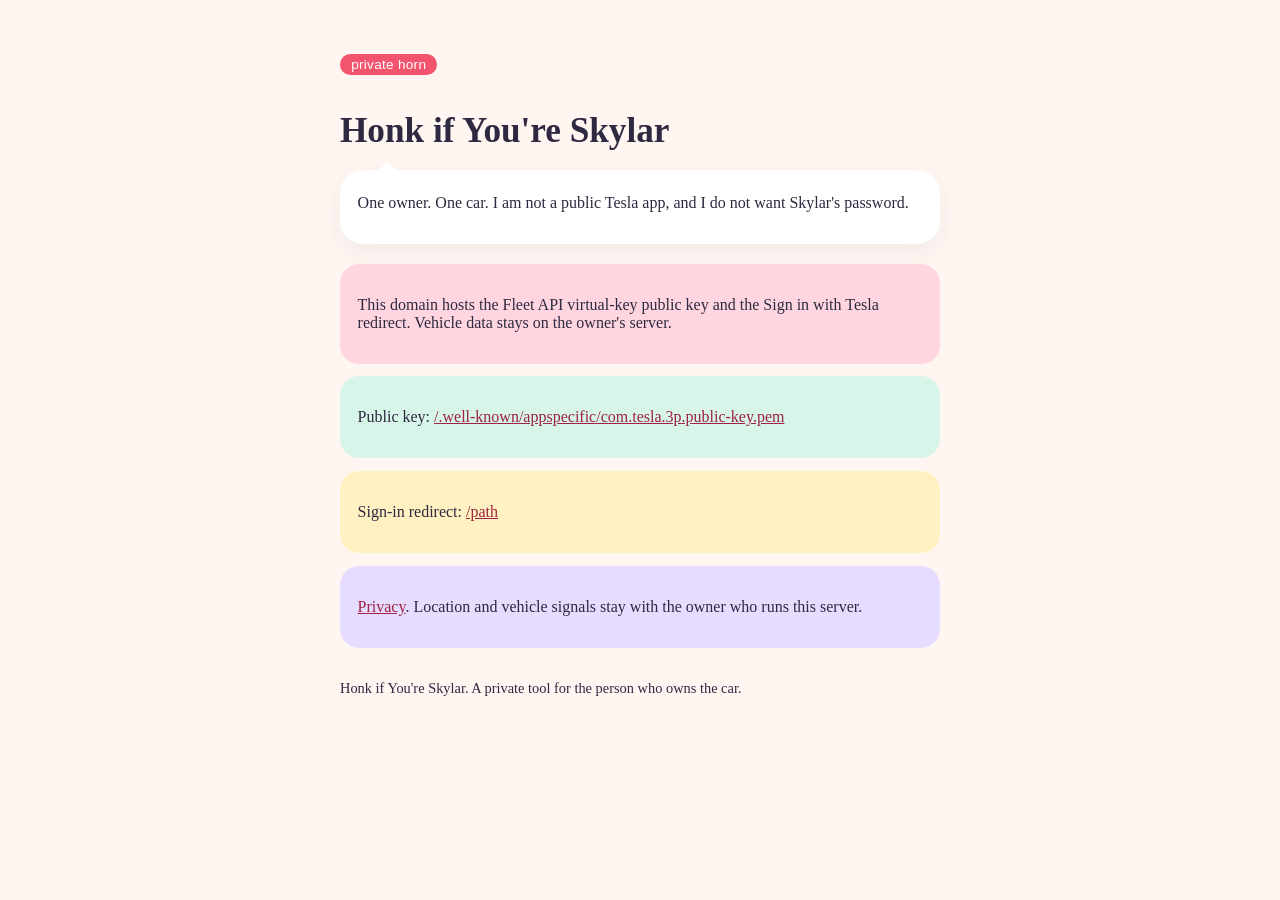
<file: docs/index.html>
<!DOCTYPE html>
<html lang="en">
<head>
  <meta charset="utf-8">
  <meta name="viewport" content="width=device-width, initial-scale=1">
  <meta name="robots" content="noindex">
  <title>Honk if You're Skylar</title>
  <link rel="stylesheet" href="assets/style.css">
</head>
<body>
  <main>
    <p class="badge">private horn</p>
    <h1>Honk if You're Skylar</h1>
    <div class="bubble">
      <p>One owner. One car. I am not a public Tesla app, and I do not want Skylar's password.</p>
    </div>
    <div class="card">
      <p>This domain hosts the Fleet API virtual-key public key and the Sign in with Tesla redirect. Vehicle data stays on the owner's server.</p>
    </div>
    <div class="card mint">
      <p>Public key: <a href="/.well-known/appspecific/com.tesla.3p.public-key.pem">/.well-known/appspecific/com.tesla.3p.public-key.pem</a></p>
    </div>
    <div class="card butter">
      <p>Sign-in redirect: <a href="/path">/path</a></p>
    </div>
    <div class="card lilac">
      <p><a href="/privacy">Privacy</a>. Location and vehicle signals stay with the owner who runs this server.</p>
    </div>
    <footer>Honk if You're Skylar. A private tool for the person who owns the car.</footer>
  </main>
</body>
</html>
</file>
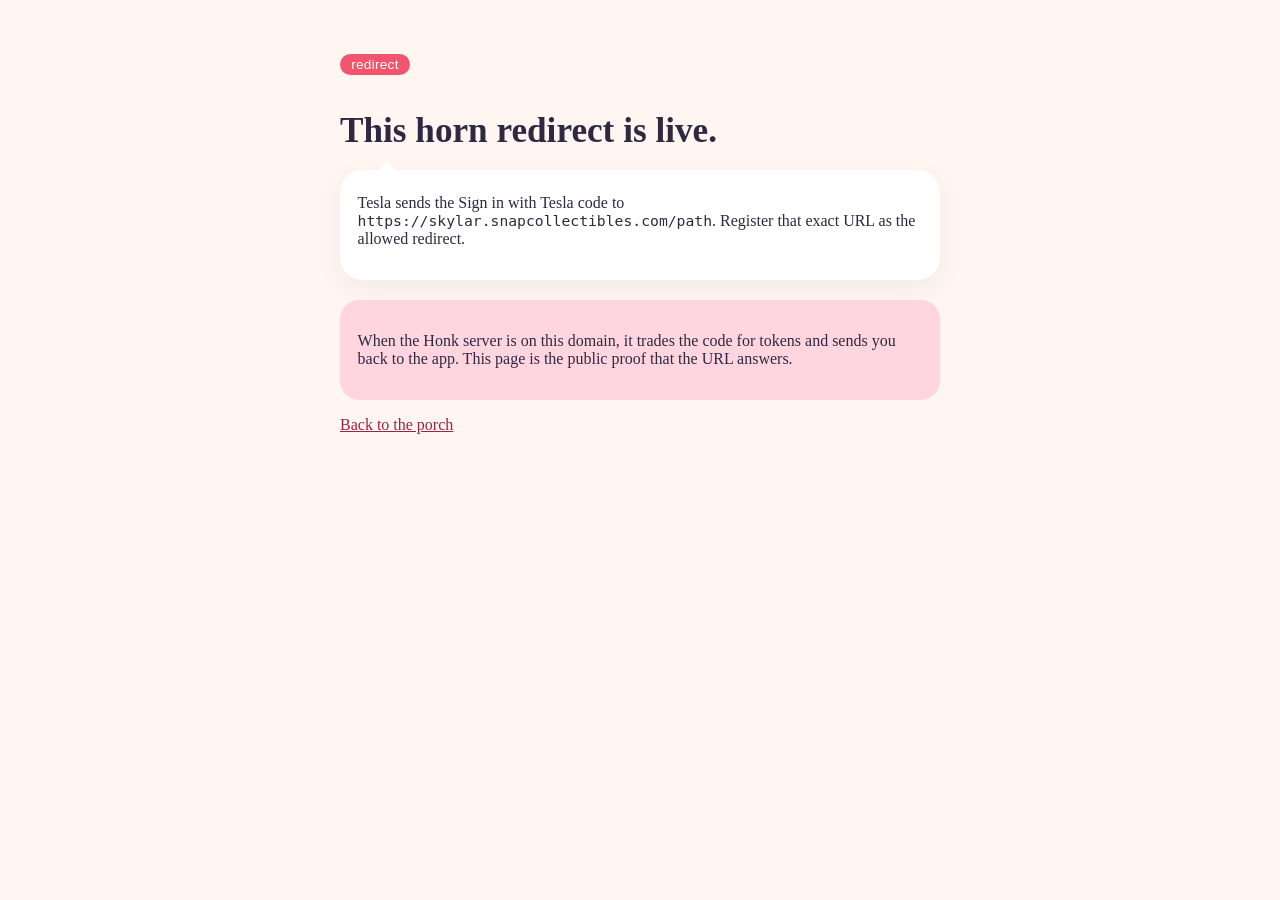
<file: docs/path/index.html>
<!DOCTYPE html>
<html lang="en">
<head>
  <meta charset="utf-8">
  <meta name="viewport" content="width=device-width, initial-scale=1">
  <meta name="robots" content="noindex">
  <title>Sign-in redirect · Honk if You're Skylar</title>
  <link rel="stylesheet" href="../assets/style.css">
  <script>
    (function () {
      var q = new URLSearchParams(window.location.search);
      var code = q.get("code");
      var err = q.get("error");
      var state = q.get("state") || "";
      var target = "";
      if (code) {
        target = "honkifyoureskylar://auth?tesla_code=" + encodeURIComponent(code) + "&state=" + encodeURIComponent(state);
      } else if (err) {
        target = "honkifyoureskylar://auth?error=" + encodeURIComponent(err);
      }
      if (!target) return;
      document.addEventListener("DOMContentLoaded", function () {
        var link = document.getElementById("return-to-honk");
        if (link) link.href = target;
        var note = document.getElementById("returning");
        if (note) note.hidden = false;
      });
      window.location.replace(target);
    })();
  </script>
</head>
<body>
  <main>
    <p class="badge">redirect</p>
    <h1>This horn redirect is live.</h1>
    <div class="bubble" id="returning" hidden>
      <p>Sending you back to Honk. If the app does not open, <a id="return-to-honk" href="#">tap here</a>.</p>
    </div>
    <div class="bubble">
      <p>Tesla sends the Sign in with Tesla code to <code>https://skylar.snapcollectibles.com/path</code>. Register that exact URL as the allowed redirect.</p>
    </div>
    <div class="card">
      <p>When the Honk server is on this domain, it trades the code for tokens and sends you back to the app. This page is the public proof that the URL answers.</p>
    </div>
    <p><a href="/">Back to the porch</a></p>
  </main>
</body>
</html>
</file>
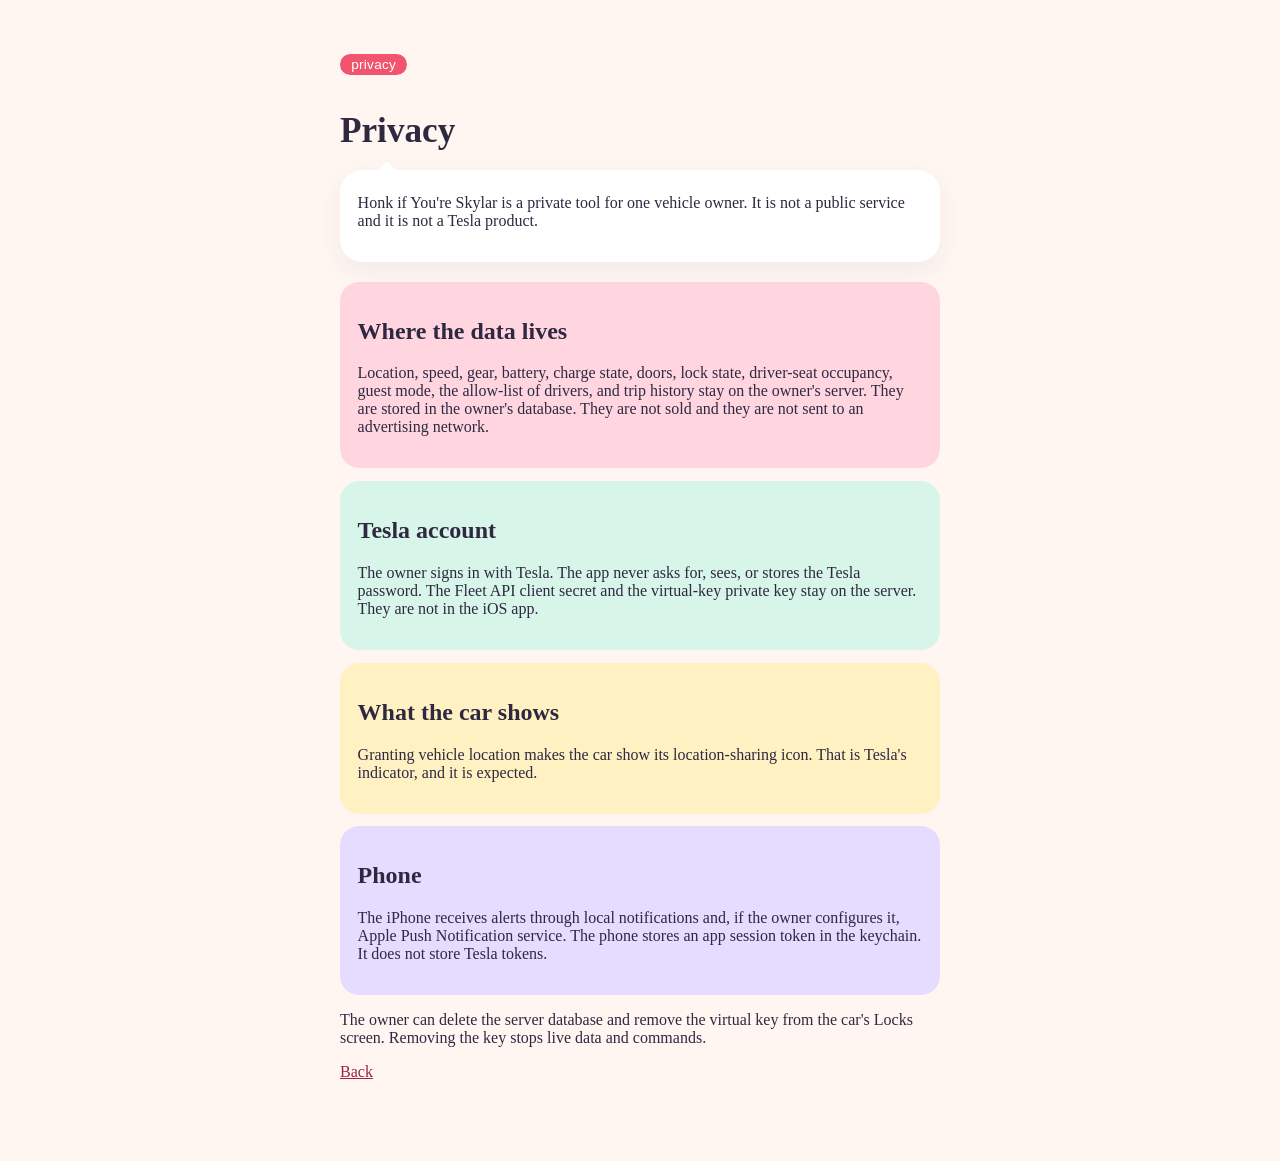
<file: docs/privacy/index.html>
<!DOCTYPE html>
<html lang="en">
<head>
  <meta charset="utf-8">
  <meta name="viewport" content="width=device-width, initial-scale=1">
  <meta name="robots" content="noindex">
  <title>Privacy · Honk if You're Skylar</title>
  <link rel="stylesheet" href="../assets/style.css">
</head>
<body>
  <main>
    <p class="badge">privacy</p>
    <h1>Privacy</h1>
    <div class="bubble">
      <p>Honk if You're Skylar is a private tool for one vehicle owner. It is not a public service and it is not a Tesla product.</p>
    </div>
    <div class="card">
      <h2>Where the data lives</h2>
      <p>Location, speed, gear, battery, charge state, doors, lock state, driver-seat occupancy, guest mode, the allow-list of drivers, and trip history stay on the owner's server. They are stored in the owner's database. They are not sold and they are not sent to an advertising network.</p>
    </div>
    <div class="card mint">
      <h2>Tesla account</h2>
      <p>The owner signs in with Tesla. The app never asks for, sees, or stores the Tesla password. The Fleet API client secret and the virtual-key private key stay on the server. They are not in the iOS app.</p>
    </div>
    <div class="card butter">
      <h2>What the car shows</h2>
      <p>Granting vehicle location makes the car show its location-sharing icon. That is Tesla's indicator, and it is expected.</p>
    </div>
    <div class="card lilac">
      <h2>Phone</h2>
      <p>The iPhone receives alerts through local notifications and, if the owner configures it, Apple Push Notification service. The phone stores an app session token in the keychain. It does not store Tesla tokens.</p>
    </div>
    <p>The owner can delete the server database and remove the virtual key from the car's Locks screen. Removing the key stops live data and commands.</p>
    <p><a href="/">Back</a></p>
  </main>
</body>
</html>
</file>
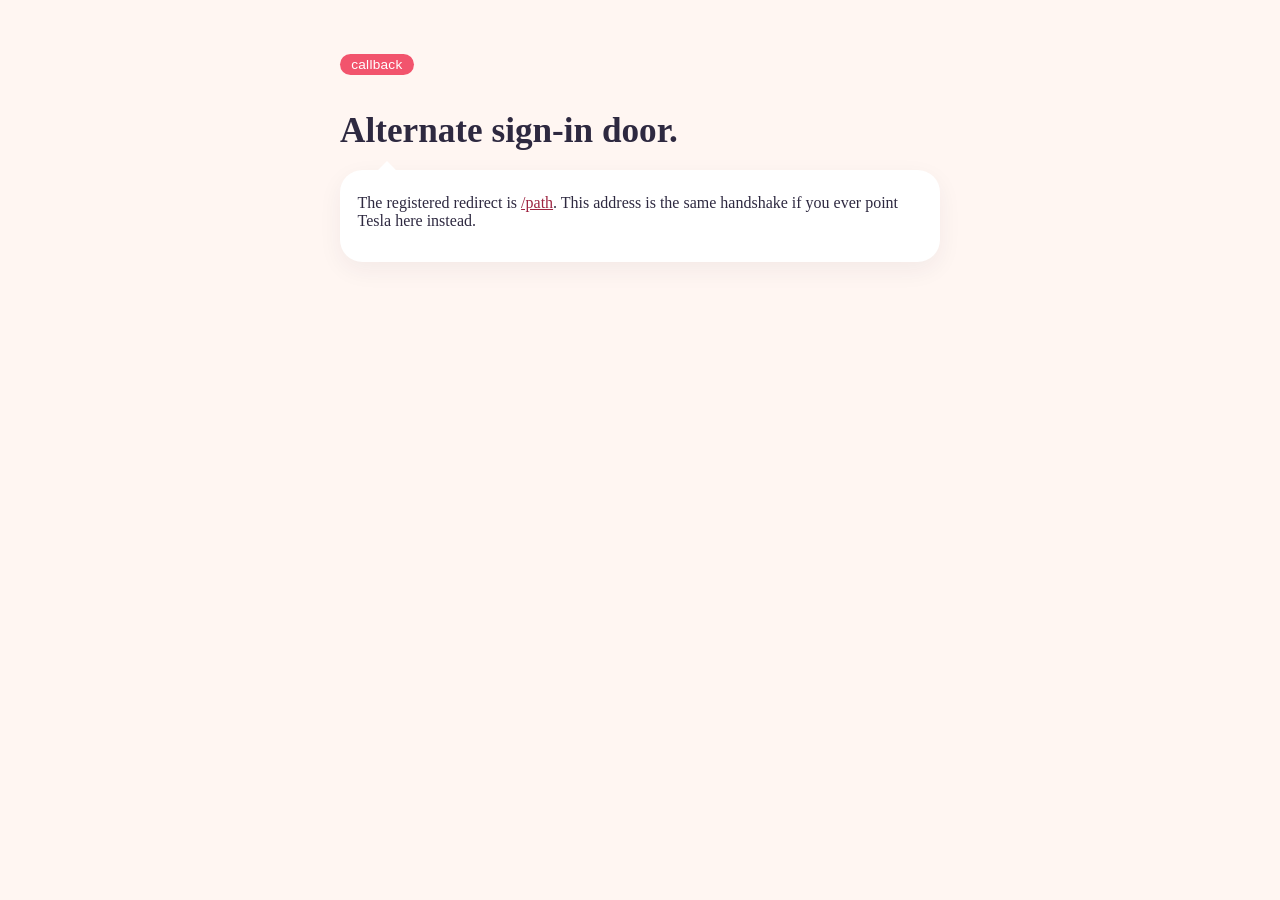
<file: docs/auth/tesla/callback/index.html>
<!DOCTYPE html>
<html lang="en">
<head>
  <meta charset="utf-8">
  <meta name="viewport" content="width=device-width, initial-scale=1">
  <meta name="robots" content="noindex">
  <title>Callback · Honk if You're Skylar</title>
  <link rel="stylesheet" href="../../../assets/style.css">
  <script>
    (function () {
      var q = new URLSearchParams(window.location.search);
      var code = q.get("code");
      var err = q.get("error");
      var state = q.get("state") || "";
      var target = "";
      if (code) {
        target = "honkifyoureskylar://auth?tesla_code=" + encodeURIComponent(code) + "&state=" + encodeURIComponent(state);
      } else if (err) {
        target = "honkifyoureskylar://auth?error=" + encodeURIComponent(err);
      }
      if (!target) return;
      window.location.replace(target);
    })();
  </script>
</head>
<body>
  <main>
    <p class="badge">callback</p>
    <h1>Alternate sign-in door.</h1>
    <div class="bubble">
      <p>The registered redirect is <a href="/path">/path</a>. This address is the same handshake if you ever point Tesla here instead.</p>
    </div>
  </main>
</body>
</html>
</file>
<file: docs/assets/style.css>
:root {
  color-scheme: light;
  --ink: #2e2940;
  --paper: #fff6f2;
  --blush: #ffd6e0;
  --butter: #fff1c2;
  --mint: #d7f5e8;
  --lilac: #e6dcff;
  --horn: #f2546d;
}
* { box-sizing: border-box; }
body {
  margin: 0;
  font-family: "Iowan Old Style", "Palatino Linotype", Palatino, Georgia, serif;
  background: var(--paper);
  color: var(--ink);
}
main { max-width: 40rem; margin: 0 auto; padding: 2.5rem 1.25rem 4rem; }
h1 { font-size: 2.2rem; line-height: 1.1; margin-bottom: 0.4rem; }
.badge {
  display: inline-block;
  background: var(--horn);
  color: white;
  border-radius: 999px;
  padding: 0.2rem 0.7rem;
  font-family: ui-rounded, "Avenir Next", sans-serif;
  font-size: 0.85rem;
  letter-spacing: 0.02em;
}
.bubble {
  background: white;
  border-radius: 1.4rem;
  padding: 1rem 1.1rem;
  margin: 1.2rem 0;
  box-shadow: 0 8px 24px rgba(46, 41, 64, 0.06);
}
.bubble:before {
  content: "";
  display: block;
  width: 14px;
  height: 14px;
  background: white;
  transform: rotate(45deg);
  margin-top: -1.35rem;
  margin-left: 1.4rem;
}
.card {
  background: var(--blush);
  border-radius: 1.2rem;
  padding: 1rem 1.1rem;
  margin: 0.8rem 0;
}
.card.mint { background: var(--mint); }
.card.butter { background: var(--butter); }
.card.lilac { background: var(--lilac); }
a { color: #9d2340; }
code { font-family: ui-monospace, SFMono-Regular, Menlo, monospace; font-size: 0.92em; }
footer { margin-top: 2rem; font-size: 0.9rem; }
</file>
